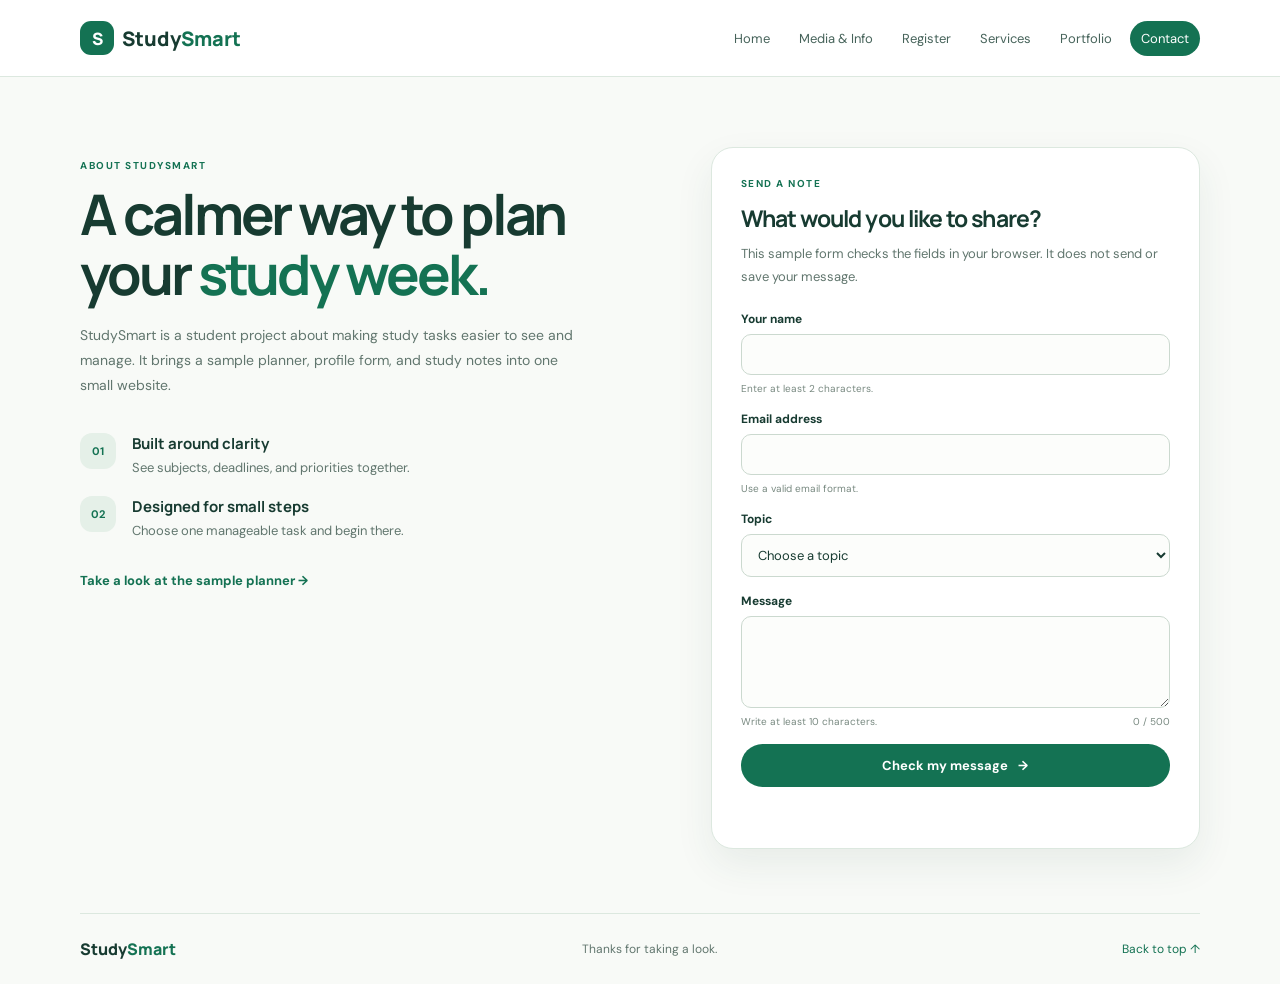
<file: contact.html>
<!doctype html>
<html lang="en">
<head>
  <meta charset="utf-8">
  <meta name="viewport" content="width=device-width, initial-scale=1">
  <meta name="description" content="Contact the StudySmart project and share a study planning question.">
  <title>Contact | StudySmart</title>
  <link rel="preconnect" href="https://fonts.googleapis.com">
  <link rel="preconnect" href="https://fonts.gstatic.com" crossorigin>
  <link href="https://fonts.googleapis.com/css2?family=DM+Sans:wght@400;500;600;700&family=Manrope:wght@500;600;700;800&display=swap" rel="stylesheet">
  <link href="css/contact.css" rel="stylesheet">
  <script src="js/contact.js" defer></script>
</head>
<body>
  <header class="site-header">
    <nav class="site-nav" aria-label="Main navigation">
      <a class="brand" href="index.html"><span class="brand-mark">S</span> Study<span>Smart</span></a>
      <div class="nav-links">
        <a href="index.html">Home</a><a href="media.html">Media &amp; Info</a><a href="register.html">Register</a>
        <a href="services.html">Services</a><a href="portfolio.html">Portfolio</a><a class="current" href="contact.html" aria-current="page">Contact</a>
      </div>
    </nav>
  </header>

  <main class="page-shell">
    <section class="contact-layout" aria-labelledby="page-title">
      <div class="about-panel">
        <p class="eyebrow">ABOUT STUDYSMART</p>
        <h1 id="page-title">A calmer way to plan your <span>study week.</span></h1>
        <p class="about-copy">StudySmart is a student project about making study tasks easier to see and manage. It brings a sample planner, profile form, and study notes into one small website.</p>
        <div class="about-details">
          <article><span class="detail-number">01</span><div><h2>Built around clarity</h2><p>See subjects, deadlines, and priorities together.</p></div></article>
          <article><span class="detail-number">02</span><div><h2>Designed for small steps</h2><p>Choose one manageable task and begin there.</p></div></article>
        </div>
        <a class="planner-link" href="media.html">Take a look at the sample planner <span aria-hidden="true">→</span></a>
      </div>

      <section class="form-panel" aria-labelledby="form-title">
        <p class="eyebrow">SEND A NOTE</p>
        <h2 id="form-title">What would you like to share?</h2>
        <p class="form-intro">This sample form checks the fields in your browser. It does not send or save your message.</p>
        <form id="contact-form" novalidate>
          <div class="field-group">
            <label for="contact-name">Your name</label>
            <input id="contact-name" name="name" type="text" autocomplete="name" minlength="2" maxlength="70" required aria-describedby="name-hint">
            <small id="name-hint" class="field-hint">Enter at least 2 characters.</small>
          </div>
          <div class="field-group">
            <label for="contact-email">Email address</label>
            <input id="contact-email" name="email" type="email" autocomplete="email" required aria-describedby="email-hint">
            <small id="email-hint" class="field-hint">Use a valid email format.</small>
          </div>
          <div class="field-group">
            <label for="contact-topic">Topic</label>
            <select id="contact-topic" name="topic" required>
              <option value="">Choose a topic</option><option value="planning">Study planning</option><option value="project">Project feedback</option><option value="other">Something else</option>
            </select>
          </div>
          <div class="field-group">
            <label for="contact-message">Message</label>
            <textarea id="contact-message" name="message" rows="4" minlength="10" maxlength="500" required aria-describedby="message-count message-hint"></textarea>
            <div class="message-meta"><small id="message-hint" class="field-hint">Write at least 10 characters.</small><small id="message-count">0 / 500</small></div>
          </div>
          <button class="submit-button" type="submit">Check my message <span aria-hidden="true">→</span></button>
          <p id="form-status" class="form-status" role="status" aria-live="polite"></p>
        </form>
      </section>
    </section>
    <footer class="site-footer"><a class="brand" href="index.html">Study<span>Smart</span></a><span>Thanks for taking a look.</span><a href="#page-title">Back to top ↑</a></footer>
  </main>
</body>
</html>
</file>
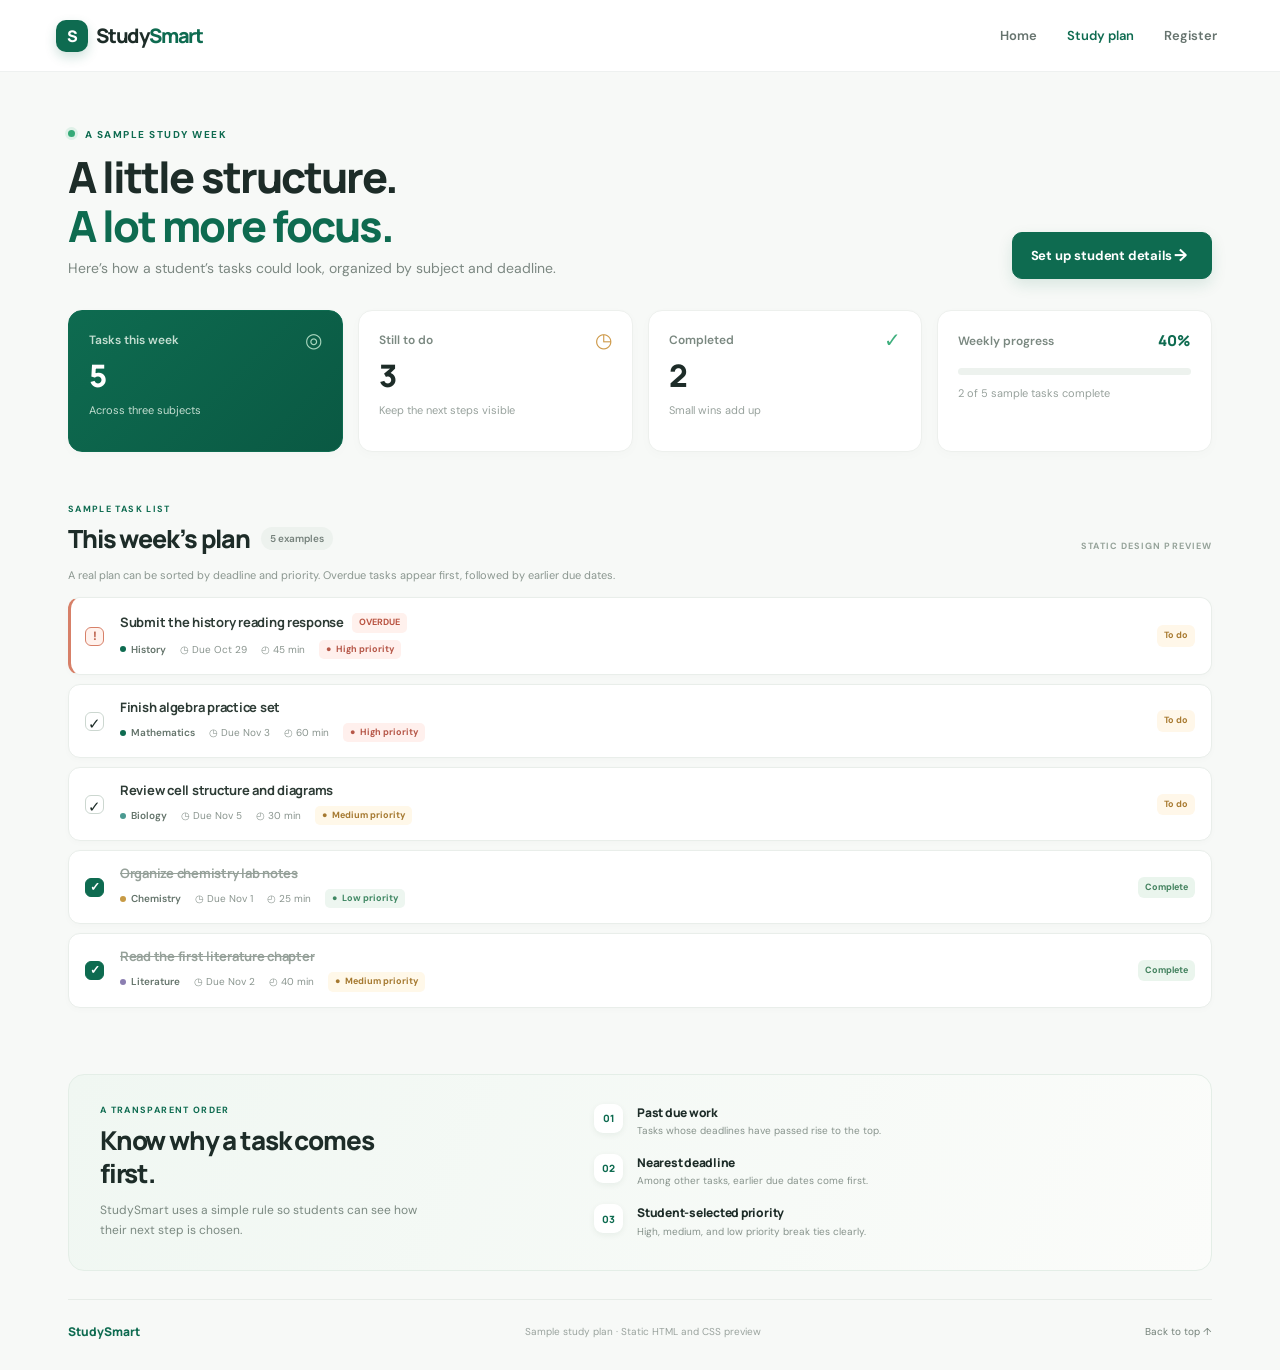
<file: planner.html>
<!doctype html>
<html lang="en">
<head>
  <meta charset="utf-8">
  <meta name="viewport" content="width=device-width, initial-scale=1">
  <meta name="theme-color" content="#0e6b50">
  <meta name="description" content="A sample StudySmart plan showing study tasks, due dates, and priorities.">
  <title>Study Plan — StudySmart</title>
  <link rel="preconnect" href="https://fonts.googleapis.com">
  <link rel="preconnect" href="https://fonts.gstatic.com" crossorigin>
  <link href="https://fonts.googleapis.com/css2?family=DM+Sans:wght@400;500;600;700&family=Manrope:wght@500;600;700;800&display=swap" rel="stylesheet">
  <link href="https://cdn.jsdelivr.net/npm/bootstrap@5.3.3/dist/css/bootstrap.min.css" rel="stylesheet">
  <link href="css/planner.css" rel="stylesheet">
</head>
<body>
  <nav class="navbar navbar-expand-lg app-nav">
    <div class="container-xxl">
      <a class="navbar-brand d-flex align-items-center gap-2" href="index.html" aria-label="StudySmart home"><span class="brand-mark" aria-hidden="true">S</span><span>Study<span class="brand-light">Smart</span></span></a>
      <div class="navbar-collapse show"><div class="navbar-nav ms-auto align-items-lg-center gap-lg-3">
        <a class="nav-link" href="index.html">Home</a><a class="nav-link active" href="planner.html" aria-current="page">Study plan</a><a class="nav-link" href="register.html">Register</a>
      </div></div>
    </div>
  </nav>

  <main class="container-xxl app-shell" id="top">
    <section class="welcome-row" aria-labelledby="welcome-title">
      <div><div class="eyebrow"><span class="eyebrow-dot"></span> A SAMPLE STUDY WEEK</div><h1 id="welcome-title">A little structure.<br><span>A lot more focus.</span></h1><p class="welcome-copy">Here’s how a student’s tasks could look, organized by subject and deadline.</p></div>
      <a class="btn btn-emerald btn-add-large" href="register.html">Set up student details <span class="plus-icon">→</span></a>
    </section>

    <section class="summary-grid" aria-label="Example study progress">
      <article class="summary-card summary-card-green"><div class="summary-top"><span class="summary-label">Tasks this week</span><span class="summary-symbol">◎</span></div><div class="summary-value">5</div><div class="summary-foot">Across three subjects</div></article>
      <article class="summary-card"><div class="summary-top"><span class="summary-label">Still to do</span><span class="summary-symbol symbol-sand">◷</span></div><div class="summary-value">3</div><div class="summary-foot">Keep the next steps visible</div></article>
      <article class="summary-card"><div class="summary-top"><span class="summary-label">Completed</span><span class="summary-symbol symbol-mint">✓</span></div><div class="summary-value">2</div><div class="summary-foot">Small wins add up</div></article>
      <article class="summary-card progress-card"><div class="summary-top"><span class="summary-label">Weekly progress</span><span class="summary-percent">40%</span></div><div class="progress progress-custom" role="img" aria-label="Example progress: 40 percent"><div class="progress-bar progress-fill-40"></div></div><div class="summary-foot">2 of 5 sample tasks complete</div></article>
    </section>

    <section class="planner-section" aria-labelledby="tasks-heading">
      <div class="section-heading-row"><div><div class="eyebrow section-eyebrow">SAMPLE TASK LIST</div><h2 id="tasks-heading">This week’s plan <span class="task-count-pill">5 examples</span></h2></div><span class="sample-label">STATIC DESIGN PREVIEW</span></div>
      <p class="sample-explainer">A real plan can be sorted by deadline and priority. Overdue tasks appear first, followed by earlier due dates.</p>
      <div class="task-list">
        <article class="task-card is-overdue"><span class="task-check sample-done" aria-hidden="true">!</span><div class="task-main"><div class="task-title-row"><h3 class="task-title">Submit the history reading response</h3><span class="overdue-tag">OVERDUE</span></div><div class="task-meta"><span class="subject-tag"><span class="subject-dot"></span>History</span><span class="meta-item">◷ Due Oct 29</span><span class="meta-item">◴ 45 min</span><span class="priority-tag priority-high"><span aria-hidden="true">●</span>High priority</span></div></div><span class="task-status">To do</span></article>
        <article class="task-card"><span class="task-check" aria-hidden="true">✓</span><div class="task-main"><div class="task-title-row"><h3 class="task-title">Finish algebra practice set</h3></div><div class="task-meta"><span class="subject-tag"><span class="subject-dot"></span>Mathematics</span><span class="meta-item">◷ Due Nov 3</span><span class="meta-item">◴ 60 min</span><span class="priority-tag priority-high"><span aria-hidden="true">●</span>High priority</span></div></div><span class="task-status">To do</span></article>
        <article class="task-card"><span class="task-check" aria-hidden="true">✓</span><div class="task-main"><div class="task-title-row"><h3 class="task-title">Review cell structure and diagrams</h3></div><div class="task-meta"><span class="subject-tag"><span class="subject-dot subject-dot-teal"></span>Biology</span><span class="meta-item">◷ Due Nov 5</span><span class="meta-item">◴ 30 min</span><span class="priority-tag priority-medium"><span aria-hidden="true">●</span>Medium priority</span></div></div><span class="task-status">To do</span></article>
        <article class="task-card is-complete"><span class="task-check sample-completed" aria-hidden="true">✓</span><div class="task-main"><div class="task-title-row"><h3 class="task-title">Organize chemistry lab notes</h3></div><div class="task-meta"><span class="subject-tag"><span class="subject-dot subject-dot-gold"></span>Chemistry</span><span class="meta-item">◷ Due Nov 1</span><span class="meta-item">◴ 25 min</span><span class="priority-tag priority-low"><span aria-hidden="true">●</span>Low priority</span></div></div><span class="task-status status-complete">Complete</span></article>
        <article class="task-card is-complete"><span class="task-check sample-completed" aria-hidden="true">✓</span><div class="task-main"><div class="task-title-row"><h3 class="task-title">Read the first literature chapter</h3></div><div class="task-meta"><span class="subject-tag"><span class="subject-dot subject-dot-purple"></span>Literature</span><span class="meta-item">◷ Due Nov 2</span><span class="meta-item">◴ 40 min</span><span class="priority-tag priority-medium"><span aria-hidden="true">●</span>Medium priority</span></div></div><span class="task-status status-complete">Complete</span></article>
      </div>
    </section>

    <section class="how-section" id="how-it-works" aria-labelledby="how-heading"><div class="how-copy"><div class="eyebrow section-eyebrow">A TRANSPARENT ORDER</div><h2 id="how-heading">Know why a task comes first.</h2><p>StudySmart uses a simple rule so students can see how their next step is chosen.</p></div><div class="how-steps"><article class="how-step"><span class="step-number">01</span><div><h3>Past due work</h3><p>Tasks whose deadlines have passed rise to the top.</p></div></article><article class="how-step"><span class="step-number">02</span><div><h3>Nearest deadline</h3><p>Among other tasks, earlier due dates come first.</p></div></article><article class="how-step"><span class="step-number">03</span><div><h3>Student-selected priority</h3><p>High, medium, and low priority break ties clearly.</p></div></article></div></section>
    <footer class="app-footer"><a class="footer-brand" href="index.html">StudySmart</a><span>Sample study plan · Static HTML and CSS preview</span><a href="#top" class="back-top">Back to top ↑</a></footer>
  </main>
</body>
</html>
</file>
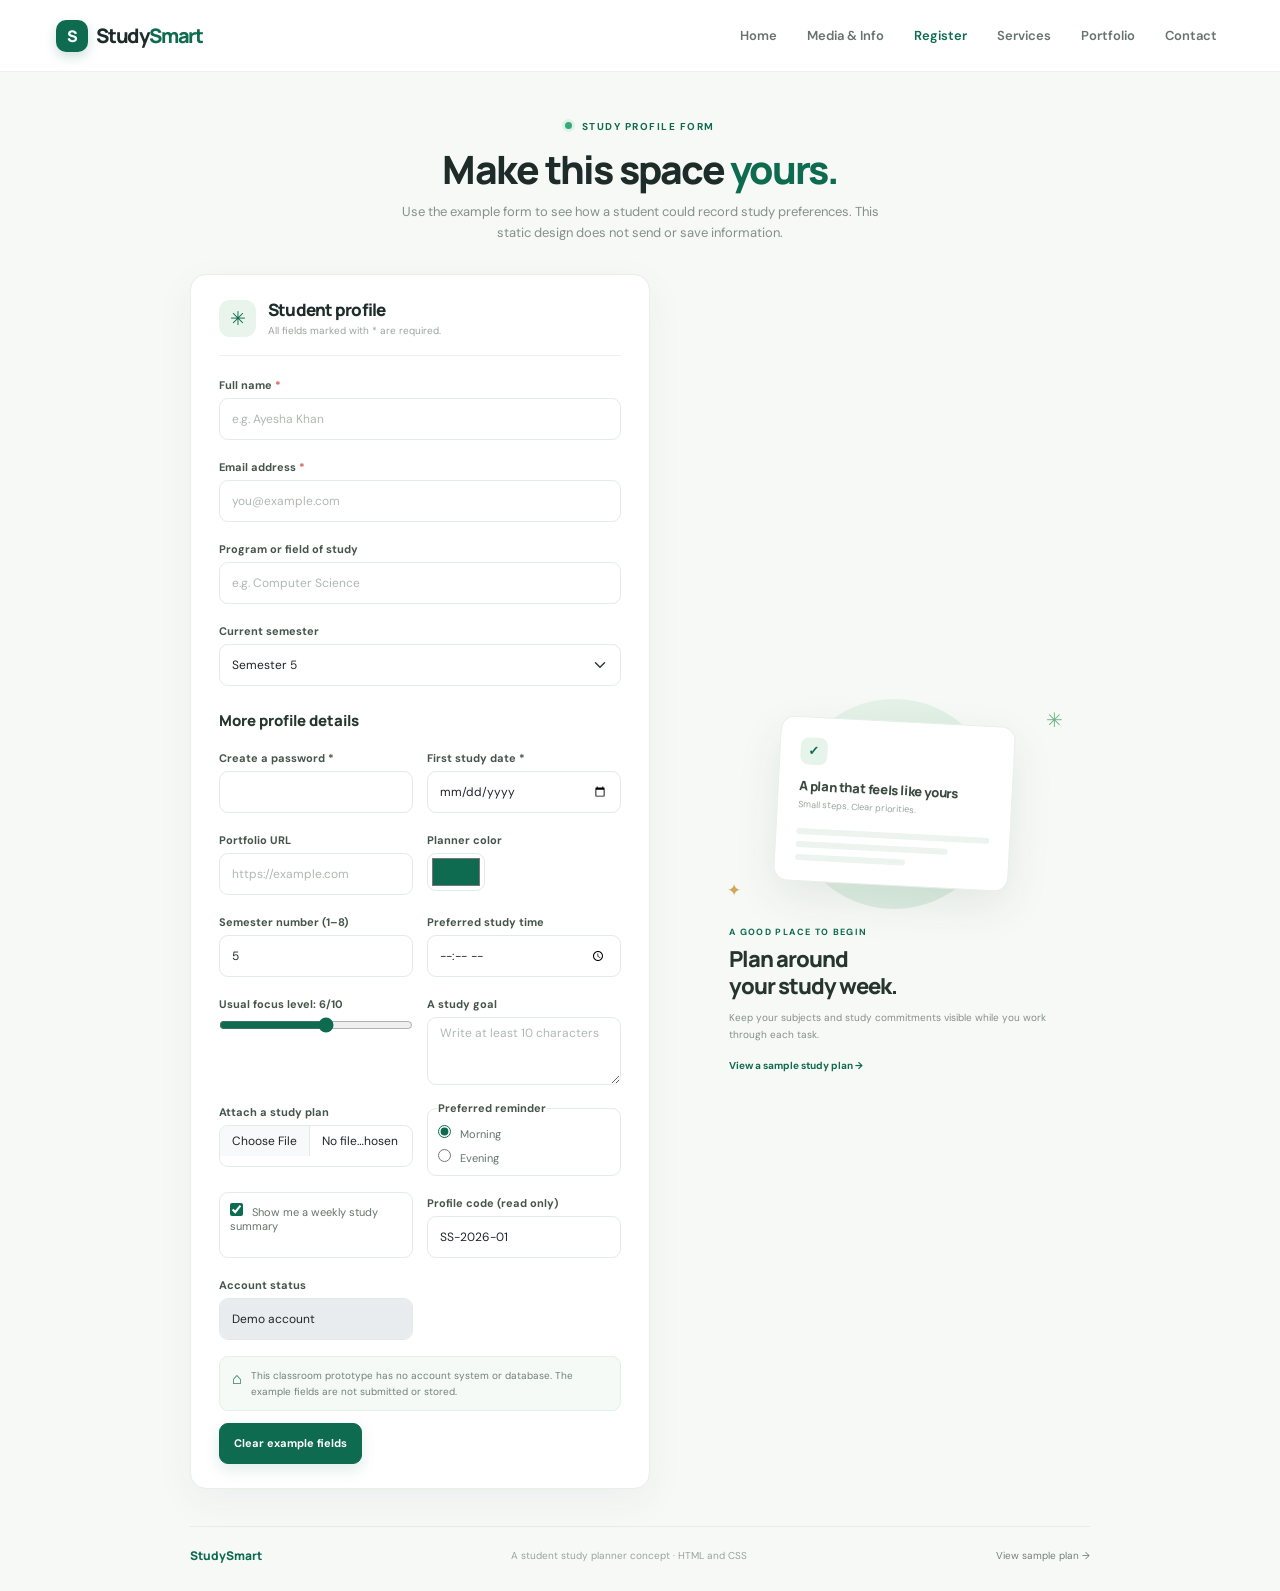
<file: register.html>
<!doctype html>
<html lang="en">
<head>
  <meta charset="utf-8">
  <meta name="viewport" content="width=device-width, initial-scale=1">
  <meta name="theme-color" content="#0e6b50">
  <meta name="description" content="Set up your local StudySmart student profile.">
  <title>Student Profile — StudySmart</title>
  <link rel="preconnect" href="https://fonts.googleapis.com">
  <link rel="preconnect" href="https://fonts.gstatic.com" crossorigin>
  <link href="https://fonts.googleapis.com/css2?family=DM+Sans:wght@400;500;600;700&family=Manrope:wght@500;600;700;800&display=swap" rel="stylesheet">
  <link href="https://cdn.jsdelivr.net/npm/bootstrap@5.3.3/dist/css/bootstrap.min.css" rel="stylesheet">
  <link href="css/register.css" rel="stylesheet">
  <script src="js/register.js" defer></script>
</head>
<body>
  <nav class="navbar navbar-expand-lg app-nav">
    <div class="container-xxl">
      <a class="navbar-brand d-flex align-items-center gap-2" href="index.html" aria-label="StudySmart home"><span class="brand-mark">S</span><span>Study<span class="brand-light">Smart</span></span></a>
      <div class="navbar-collapse show" id="mainNav"><div class="navbar-nav ms-auto align-items-lg-center gap-lg-3">
        <a class="nav-link" href="index.html">Home</a><a class="nav-link" href="media.html">Media &amp; Info</a><a class="nav-link active" href="register.html" aria-current="page">Register</a><a class="nav-link" href="services.html">Services</a><a class="nav-link" href="portfolio.html">Portfolio</a><a class="nav-link" href="contact.html">Contact</a>
      </div></div>
    </div>
  </nav>

  <main class="container-xxl register-shell">
    <div class="register-heading"><div class="eyebrow"><span class="eyebrow-dot"></span> STUDY PROFILE FORM</div><h1>Make this space <span>yours.</span></h1><p>Use the example form to see how a student could record study preferences. This static design does not send or save information.</p></div>
    <section class="register-layout" aria-label="Student profile setup">
      <div class="register-card">
        <div class="card-heading"><span class="form-icon">✳</span><div><h2 id="form-heading">Student profile</h2><p>All fields marked with * are required.</p></div></div>
        <form>
          <div class="mb-3"><label for="student-name" class="form-label">Full name <span>*</span></label><input class="form-control" id="student-name" name="name" maxlength="70" autocomplete="name" placeholder="e.g. Ayesha Khan" required><div class="invalid-feedback">Enter your name.</div></div>
          <div class="mb-3"><label for="student-email" class="form-label">Email address <span>*</span></label><input class="form-control" id="student-email" name="email" type="email" maxlength="120" autocomplete="email" placeholder="you@example.com" required><div class="invalid-feedback">Enter a valid email address.</div></div>
          <div class="mb-3"><label for="student-program" class="form-label">Program or field of study</label><input class="form-control" id="student-program" name="program" maxlength="80" placeholder="e.g. Computer Science"></div>
          <div class="mb-4"><label for="student-semester" class="form-label">Current semester</label><select class="form-select" id="student-semester" name="semester"><option value="">Choose a semester</option><option>Semester 1</option><option>Semester 2</option><option>Semester 3</option><option>Semester 4</option><option selected>Semester 5</option><option>Semester 6</option><option>Semester 7</option><option>Semester 8</option><option>Other</option></select></div>
          <h3 class="form-section-title">More profile details</h3>
          <div class="assignment-fields">
            <div class="mb-3"><label for="student-password" class="form-label">Create a password *</label><input class="form-control" id="student-password" name="password" type="password" minlength="8" maxlength="20" required autocomplete="new-password"><div class="invalid-feedback">Use 8 to 20 characters.</div></div>
            <div class="mb-3"><label for="study-date" class="form-label">First study date *</label><input class="form-control" id="study-date" name="study-date" type="date" required></div>
            <div class="mb-3"><label for="portfolio-url" class="form-label">Portfolio URL</label><input class="form-control" id="portfolio-url" name="portfolio-url" type="url" placeholder="https://example.com"></div>
            <div class="mb-3"><label for="theme-color" class="form-label">Planner color</label><input class="form-control color-control" id="theme-color" name="theme-color" type="color" value="#0e6b50"></div>
            <div class="mb-3"><label for="semester-number" class="form-label">Semester number (1–8)</label><input class="form-control" id="semester-number" name="semester-number" type="number" min="1" max="8" value="5"></div>
            <div class="mb-3"><label for="study-time" class="form-label">Preferred study time</label><input class="form-control" id="study-time" name="study-time" type="time"></div>
            <div class="mb-3 range-field"><label for="focus-level" class="form-label">Usual focus level: <output id="focus-value">6</output>/10</label><input id="focus-level" name="focus-level" type="range" min="1" max="10" value="6"></div>
            <div class="mb-3"><label for="study-goal" class="form-label">A study goal</label><textarea class="form-control" id="study-goal" name="study-goal" rows="3" minlength="10" maxlength="250" placeholder="Write at least 10 characters"></textarea></div>
            <div class="mb-3"><label for="study-file" class="form-label">Attach a study plan</label><input class="form-control" id="study-file" name="study-file" type="file" accept=".pdf,.doc,.docx"></div>
            <fieldset class="choice-field mb-3"><legend class="form-label">Preferred reminder</legend><label><input type="radio" name="reminder" value="morning" checked> Morning</label><label><input type="radio" name="reminder" value="evening"> Evening</label></fieldset>
            <div class="choice-field mb-3"><label><input type="checkbox" name="weekly-summary" checked> Show me a weekly study summary</label></div>
            <div class="mb-3"><label for="profile-code" class="form-label">Profile code (read only)</label><input class="form-control" id="profile-code" name="profile-code" value="SS-2026-01" readonly></div>
            <div class="mb-3"><label for="account-status" class="form-label">Account status</label><input class="form-control" id="account-status" value="Demo account" disabled></div>
          </div>
          <div class="storage-notice"><span aria-hidden="true">⌂</span><p>This classroom prototype has no account system or database. The example fields are not submitted or stored.</p></div>
          <div class="form-actions"><button class="btn btn-emerald" type="reset">Clear example fields</button></div>
        </form>
      </div>
      <aside class="profile-side">
        <div class="side-art" aria-hidden="true"><div class="side-circle"></div><div class="side-card"><span class="side-check">✓</span><b>A plan that feels like yours</b><small>Small steps. Clear priorities.</small><div class="side-lines"><i></i><i></i><i></i></div></div><span class="side-star star-a">✳</span><span class="side-star star-b">✦</span></div>
        <div class="side-copy"><div class="eyebrow">A GOOD PLACE TO BEGIN</div><h2>Plan around<br>your study week.</h2><p>Keep your subjects and study commitments visible while you work through each task.</p><a href="media.html">View a sample study plan <span>→</span></a></div>
      </aside>
    </section>
    <footer class="app-footer"><a class="footer-brand" href="index.html">StudySmart</a><span>A student study planner concept · HTML and CSS</span><a href="media.html">View sample plan →</a></footer>
  </main>
</body>
</html>
</file>
<file: css/contact.css>
:root { --ink: #173b31; --muted: #61766e; --green: #147253; --pale: #eef6f0; --line: #dce8df; }
* { box-sizing: border-box; }
body { margin: 0; background: #f8faf7; color: var(--ink); font-family: "DM Sans", sans-serif; }
a { color: inherit; }
.site-header { background: #fff; border-bottom: 1px solid var(--line); }
.site-nav { width: min(1120px, calc(100% - 40px)); min-height: 76px; margin: auto; display: flex; align-items: center; justify-content: space-between; gap: 24px; }
.brand { display: inline-flex; align-items: center; gap: 8px; color: var(--ink); font: 800 20px Manrope, sans-serif; text-decoration: none; white-space: nowrap; }
.brand > span:last-child { margin-left: -8px; color: var(--green); }
.brand-mark { display: grid; place-items: center; width: 34px; height: 34px; border-radius: 11px; background: var(--green); color: #fff; font-size: 17px; }
.nav-links { display: flex; flex-wrap: wrap; justify-content: flex-end; gap: 7px; }
.nav-links a { padding: 9px 11px; border-radius: 20px; color: #46635a; font-size: 13px; text-decoration: none; transition: background-color .2s ease, color .2s ease; }
.nav-links a:hover, .nav-links a:focus-visible { background: var(--pale); color: var(--green); }
.nav-links .current { background: var(--green); color: white; }
.page-shell { width: min(1120px, calc(100% - 40px)); margin: auto; }
.contact-layout { display: grid; grid-template-columns: minmax(0, 1.05fr) minmax(340px, .95fr); gap: clamp(35px, 7vw, 90px); align-items: start; padding: 70px 0 64px; }
.about-panel { padding: 12px 0; }
.eyebrow { margin: 0 0 12px; color: var(--green); font-size: 10px; font-weight: 700; letter-spacing: .15em; }
h1, h2 { font-family: Manrope, sans-serif; }
h1 { max-width: 540px; margin: 0 0 18px; font-size: clamp(38px, 5vw, 56px); letter-spacing: -.055em; line-height: 1.08; }
h1 span { color: var(--green); }
.about-copy, .form-intro { color: var(--muted); font-size: 14px; line-height: 1.8; }
.about-copy { max-width: 510px; }
.about-details { display: flex; flex-direction: column; gap: 18px; margin: 34px 0 27px; }
.about-details article { display: grid; grid-template-columns: 38px 1fr; gap: 14px; align-items: start; }
.detail-number { display: grid; place-items: center; width: 36px; height: 36px; border-radius: 12px; background: #e5f0e8; color: var(--green); font-size: 11px; font-weight: 700; }
.about-details h2 { margin: 0 0 4px; font-size: 15px; }
.about-details p { margin: 0; color: var(--muted); font-size: 13px; line-height: 1.6; }
.planner-link { color: var(--green); font-size: 13px; font-weight: 700; text-decoration: none; }
.form-panel { padding: 29px; border: 1px solid var(--line); border-radius: 22px; background: #fff; box-shadow: 0 16px 38px rgba(34,78,58,.08); }
.form-panel h2 { margin: 0 0 8px; font-size: 23px; letter-spacing: -.04em; }
.form-intro { margin: 0 0 22px; font-size: 13px; }
.field-group { display: flex; flex-direction: column; gap: 7px; margin-bottom: 16px; }
.field-group label { font-size: 12px; font-weight: 700; }
.field-group input, .field-group select, .field-group textarea { width: 100%; padding: 11px 12px; border: 1px solid #cbd9cf; border-radius: 10px; outline: none; background: #fcfdfb; color: var(--ink); font: inherit; font-size: 13px; transition: border-color .18s ease, box-shadow .18s ease; }
.field-group textarea { resize: vertical; }
.field-group input:focus, .field-group select:focus, .field-group textarea:focus { border-color: var(--green); box-shadow: 0 0 0 3px rgba(20,114,83,.12); }
.field-group input:valid:not(:placeholder-shown), .field-group textarea:valid:not(:placeholder-shown) { border-color: #70a687; }
.field-group input[aria-invalid="true"], .field-group select[aria-invalid="true"], .field-group textarea[aria-invalid="true"] { border-color: #ba5656; }
.field-hint, #message-count { color: #788980; font-size: 10px; }
.message-meta { display: flex; justify-content: space-between; gap: 10px; }
.submit-button { display: flex; justify-content: center; align-items: center; gap: 10px; width: 100%; margin-top: 5px; padding: 13px 18px; border: 0; border-radius: 28px; background: var(--green); color: #fff; font: 700 13px "DM Sans", sans-serif; cursor: pointer; transition: background-color .2s ease, transform .2s ease; }
.submit-button:hover, .submit-button:focus-visible { background: #0f5e44; transform: translateY(-2px); }
.form-status { min-height: 20px; margin: 12px 0 0; color: var(--green); font-size: 12px; text-align: center; }
.form-status.is-error { color: #a13f3f; }
.site-footer { display: flex; justify-content: space-between; align-items: center; gap: 15px; padding: 24px 0; border-top: 1px solid var(--line); color: var(--muted); font-size: 12px; }
.site-footer .brand { font-size: 16px; }
.site-footer > a:last-child { color: var(--green); text-decoration: none; }
@media (max-width: 820px) { .site-nav { padding: 15px 0; align-items: flex-start; flex-direction: column; } .nav-links { justify-content: flex-start; } .contact-layout { grid-template-columns: 1fr; gap: 30px; padding-top: 45px; } .about-panel { max-width: 650px; } }
@media (max-width: 520px) { .page-shell, .site-nav { width: min(100% - 28px, 1120px); } .nav-links a { padding: 8px; } .form-panel { padding: 22px; } .site-footer { align-items: flex-start; flex-direction: column; } }
</file>
<file: css/planner.css>
:root {
  --emerald: #0e6b50;
  --emerald-dark: #084b3a;
  --emerald-deep: #073b30;
  --emerald-soft: #e8f4ee;
  --emerald-pale: #f2f8f4;
  --ink: #1d2c28;
  --muted: #76837e;
  --line: #e8eeea;
  --surface: #fff;
  --canvas: #f7f9f7;
  --amber: #b47722;
  --rose: #c35653;
  --shadow-soft: 0 12px 40px rgba(20, 54, 40, .055);
}

* { box-sizing: border-box; }
html { scroll-behavior: smooth; scroll-padding-top: 90px; }
body { margin: 0; background: var(--canvas); color: var(--ink); font-family: "DM Sans", sans-serif; font-size: 15px; -webkit-font-smoothing: antialiased; }
h1, h2, h3, .navbar-brand { font-family: Manrope, "DM Sans", sans-serif; letter-spacing: -.045em; }
.container-xxl { max-width: 1192px; }
.app-nav { background: rgba(255,255,255,.94); border-bottom: 1px solid rgba(20,66,48,.07); min-height: 72px; position: sticky; top: 0; z-index: 1020; backdrop-filter: blur(14px); }
.navbar-brand { color: var(--ink); font-size: 20px; font-weight: 800; letter-spacing: -.06em; }
.navbar-brand:hover { color: var(--ink); }
.brand-mark { display: grid; width: 32px; height: 32px; place-items: center; border-radius: 10px; background: var(--emerald); color: #fff; font: 800 16px Manrope, sans-serif; letter-spacing: -.06em; box-shadow: 0 5px 12px #0e6b5033; }
.brand-light { color: var(--emerald); }
.app-nav .nav-link { color: #66736e; font-size: 13px; font-weight: 600; padding: 10px 7px !important; }
.app-nav .nav-link:hover, .app-nav .nav-link.active { color: var(--emerald); }
.btn { font-family: "DM Sans", sans-serif; font-weight: 700; border-radius: 10px; letter-spacing: -.015em; transition: transform .18s ease, box-shadow .18s ease, background .18s ease; }
.btn:hover { transform: translateY(-1px); }
.btn-emerald { color: #fff; background: var(--emerald); border: 1px solid var(--emerald); box-shadow: 0 6px 15px rgba(14,107,80,.13); }
.btn-emerald:hover, .btn-emerald:focus { color: #fff; background: var(--emerald-dark); border-color: var(--emerald-dark); box-shadow: 0 8px 18px rgba(14,107,80,.19); }
.btn-outline-emerald { background: white; color: var(--emerald); border: 1px solid #c9ddd2; }
.btn-outline-emerald:hover { color: var(--emerald-dark); background: var(--emerald-pale); border-color: #a7c7b5; }
.nav-add { font-size: 12px; padding: 9px 13px; margin-left: 2px; }
.app-shell { padding: 0 24px; }
.welcome-row { display: flex; align-items: end; justify-content: space-between; gap: 24px; padding: 55px 0 31px; }
.eyebrow { color: var(--emerald); font-size: 10px; font-weight: 700; letter-spacing: .15em; }
.eyebrow-dot { width: 7px; height: 7px; display: inline-block; margin: 0 6px 1px 0; border-radius: 50%; background: #35aa77; box-shadow: 0 0 0 3px #dff1e8; }
.welcome-row h1 { margin: 11px 0 8px; font-size: clamp(30px, 4.2vw, 43px); line-height: 1.13; font-weight: 800; }
.welcome-row h1 span { color: var(--emerald); }
.welcome-copy { margin: 0; color: #7c8882; font-size: 14px; }
.btn-add-large { flex: 0 0 auto; padding: 13px 18px; font-size: 13px; }
.plus-icon { margin-right: 6px; font-size: 17px; line-height: 0; vertical-align: -1px; }
.summary-grid { display: grid; grid-template-columns: repeat(4, minmax(0, 1fr)); gap: 15px; }
.summary-card { position: relative; min-height: 142px; padding: 19px 20px 16px; overflow: hidden; border: 1px solid #edf0ed; border-radius: 14px; background: var(--surface); box-shadow: 0 3px 12px rgba(33,60,47,.018); }
.summary-card-green { color: white; border-color: var(--emerald); background: linear-gradient(135deg, #0e6b50, #0a5943); }
.summary-top { display: flex; align-items: center; justify-content: space-between; }
.summary-label { color: #7a8880; font-size: 12px; font-weight: 600; }
.summary-card-green .summary-label, .summary-card-green .summary-foot { color: #c4ded1; }
.summary-symbol { color: #8abfa5; font-size: 20px; line-height: 1; }
.summary-card-green .summary-symbol { color: #a7d5bd; }
.symbol-sand { color: #ce9a4a; }.symbol-mint { color: #3eaf7d; }
.summary-value { margin-top: 10px; font: 800 31px/1 Manrope, sans-serif; letter-spacing: -.06em; }
.summary-foot { margin-top: 11px; color: #98a29d; font-size: 11px; }
.summary-percent { color: var(--emerald); font: 800 15px Manrope, sans-serif; }
.progress-custom { height: 7px; margin-top: 17px; background: #edf2ee; border-radius: 20px; }
.progress-custom .progress-bar { width: 0; border-radius: inherit; background: linear-gradient(90deg, #0e6b50, #65bb8b); transition: width .35s ease; }
.progress-card .summary-foot { margin-top: 10px; }
.planner-section { margin-top: 51px; }
.section-heading-row { display: flex; justify-content: space-between; align-items: end; gap: 16px; }
.section-eyebrow { margin-bottom: 7px; font-size: 9px; }
.section-heading-row h2, .how-copy h2 { display: flex; align-items: center; gap: 11px; margin: 0; font-size: 25px; font-weight: 800; }
.task-count-pill { display: inline-block; padding: 5px 9px; border-radius: 20px; background: #edf2ee; color: #75817b; font: 600 10px "DM Sans", sans-serif; letter-spacing: 0; }
.btn-add-secondary { padding: 9px 13px; font-size: 12px; }
.filter-panel { display: grid; grid-template-columns: minmax(190px, 1.4fr) repeat(3, minmax(145px, .7fr)); gap: 9px; margin-top: 22px; padding: 11px; border: 1px solid #ebefeb; border-radius: 13px; background: white; }
.search-wrap { display: flex; align-items: center; gap: 8px; min-width: 0; padding: 0 10px; border: 1px solid #edf0ed; border-radius: 9px; background: #fcfdfc; }
.search-icon { color: #84918a; font-size: 23px; line-height: 1; transform: rotate(-20deg); }
.search-wrap .form-control { border: 0; padding-left: 0; background: transparent; font-size: 12px; box-shadow: none !important; }
.search-wrap .form-control::placeholder { color: #a2aaa5; }
.form-select { min-height: 39px; border-color: #edf0ed; border-radius: 9px; color: #58665f; font-size: 11px; font-weight: 600; }
.form-select:focus, .form-control:focus { border-color: #76ae91; box-shadow: 0 0 0 .18rem rgba(14,107,80,.10); }
.filter-note { display: flex; align-items: center; gap: 7px; margin: 12px 1px 13px; color: #929c96; font-size: 11px; }
.note-spark { color: #c7984c; font-size: 14px; }
.task-list { display: grid; gap: 9px; }
.task-card { display: grid; grid-template-columns: 23px minmax(0, 1fr) auto; gap: 12px; align-items: center; padding: 15px 16px; border: 1px solid #e9eeea; border-radius: 12px; background: white; box-shadow: 0 2px 7px rgba(27,55,39,.018); transition: border-color .18s ease, transform .18s ease, box-shadow .18s ease; }
.task-card:hover { transform: translateY(-1px); border-color: #d1e3d8; box-shadow: var(--shadow-soft); }
.task-card.is-overdue { border-left: 3px solid #d78068; padding-left: 14px; }
.task-check { appearance: none; display: grid; place-items: center; width: 19px; height: 19px; margin: 0; border: 1.5px solid #ccd7d0; border-radius: 6px; background: white; cursor: pointer; transition: all .16s ease; }
.task-check:checked { border-color: var(--emerald); background: var(--emerald); }
.task-check:checked::after { content: "✓"; color: white; font: 700 12px "DM Sans", sans-serif; }
.task-check:focus-visible, .action-btn:focus-visible, .priority-choice input:focus-visible + span { outline: 3px solid #b5ddc8; outline-offset: 2px; }
.task-main { min-width: 0; }
.task-title-row { display: flex; flex-wrap: wrap; align-items: center; gap: 8px; }
.task-title { margin: 0; overflow-wrap: anywhere; color: #2d3b35; font-size: 13px; font-weight: 700; letter-spacing: -.02em; }
.is-complete .task-title { color: #96a19a; text-decoration: line-through; }
.overdue-tag { padding: 3px 7px; border-radius: 5px; background: #fff1ed; color: #b95442; font-size: 9px; font-weight: 700; }
.task-meta { display: flex; flex-wrap: wrap; align-items: center; gap: 8px 14px; margin-top: 7px; color: #89948e; font-size: 10px; }
.subject-tag { display: inline-flex; align-items: center; gap: 5px; color: #63736a; font-weight: 600; }
.subject-dot { width: 6px; height: 6px; border-radius: 50%; background: var(--emerald); }
.meta-item { display: inline-flex; align-items: center; gap: 4px; }
.priority-tag { display: inline-flex; align-items: center; gap: 5px; padding: 3px 7px; border-radius: 5px; background: #f5f6f5; color: #68736d; font-size: 9px; font-weight: 700; }
.priority-tag.priority-high { background: #fff0ed; color: #b65748; }.priority-tag.priority-medium { background: #fff8e9; color: #a57930; }.priority-tag.priority-low { background: #edf6f0; color: #3f8763; }
.task-actions { display: flex; align-items: center; gap: 4px; }
.action-btn { display: grid; width: 31px; height: 31px; place-items: center; border: 0; border-radius: 8px; background: transparent; color: #85918b; font-size: 15px; cursor: pointer; }
.action-btn:hover { background: #eff6f1; color: var(--emerald); }.action-btn.delete-btn:hover { background: #fff1ef; color: #b95442; }
.empty-state { display: none; min-height: 260px; flex-direction: column; align-items: center; justify-content: center; padding: 31px 18px; border: 1px dashed #dce7df; border-radius: 13px; background: rgba(255,255,255,.68); text-align: center; }
.empty-state.visible { display: flex; }
.empty-illustration { position: relative; display: grid; width: 52px; height: 52px; place-items: center; margin-bottom: 13px; border-radius: 17px; background: #e7f4ec; color: var(--emerald); font-size: 22px; transform: rotate(-6deg); }
.empty-illustration i, .empty-illustration b { position: absolute; width: 10px; height: 10px; border: 2px solid #9dcbb0; border-radius: 50%; background: white; }.empty-illustration i { top: -5px; right: -7px; }.empty-illustration b { bottom: 0; left: -8px; width: 7px; height: 7px; background: #d6eedd; }
.empty-state h3 { margin: 0 0 6px; font-size: 17px; font-weight: 800; }.empty-state p { max-width: 340px; margin: 0 0 17px; color: #89958e; font-size: 12px; line-height: 1.6; }.empty-state .btn { font-size: 11px; padding: 9px 13px; }
.how-section { display: grid; grid-template-columns: .86fr 1.14fr; gap: 52px; margin-top: 66px; padding: 29px 31px; border: 1px solid #e4eee7; border-radius: 16px; background: linear-gradient(112deg, #f0f7f2, #fbfcfa); }
.how-copy h2 { max-width: 300px; display: block; font-size: 26px; line-height: 1.25; }.how-copy p { max-width: 335px; margin: 11px 0 0; color: #7b8981; font-size: 12px; line-height: 1.7; }
.how-steps { display: grid; gap: 14px; }.how-step { display: grid; grid-template-columns: 31px 1fr; gap: 12px; align-items: start; }.step-number { display: grid; width: 29px; height: 29px; place-items: center; border-radius: 9px; background: #fff; color: var(--emerald); font: 800 10px Manrope, sans-serif; box-shadow: 0 2px 6px #123d2410; }.how-step h3 { margin: 2px 0 3px; font-size: 12px; font-weight: 800; letter-spacing: -.02em; }.how-step p { margin: 0; color: #87938c; font-size: 10px; line-height: 1.6; }
.app-footer { display: flex; align-items: center; justify-content: space-between; gap: 16px; padding: 23px 0 30px; margin-top: 28px; border-top: 1px solid #e7ece8; color: #9aa39e; font-size: 10px; }.footer-brand { color: var(--emerald); font: 800 12px Manrope, sans-serif; text-decoration: none; }.back-top { color: #738078; text-decoration: none; }.back-top:hover { color: var(--emerald); }
.task-modal-content { overflow: hidden; border: 1px solid #e7eee9; border-radius: 16px; box-shadow: 0 20px 70px rgba(14,50,32,.18); }.task-modal-content .modal-header { align-items: flex-start; padding: 23px 24px 17px; border-bottom-color: #edf1ee; }.modal-title { color: var(--ink); font-size: 22px; font-weight: 800; }.task-modal-content .modal-body { padding: 20px 24px; }.task-modal-content .modal-footer { padding: 14px 24px 20px; border-top-color: #edf1ee; }.form-label { color: #45534b; font-size: 11px; font-weight: 700; }.task-modal-content .form-control { min-height: 42px; border-color: #e5ebe7; border-radius: 9px; font-size: 12px; }.priority-fieldset { border: 0; padding: 0; margin-bottom: 0; }.priority-fieldset legend { float: none; width: auto; margin-bottom: 9px; }.priority-options { display: flex; gap: 8px; }.priority-choice { display: flex; flex: 1; align-items: center; justify-content: center; gap: 7px; padding: 10px 8px; border: 1px solid #e8ede9; border-radius: 9px; color: #5d6a62; font-size: 11px; font-weight: 600; cursor: pointer; }.priority-choice:has(input:checked) { border-color: #a6cbb4; background: #f1f8f3; color: var(--emerald); }.priority-choice input { position: absolute; width: 1px; height: 1px; opacity: 0; }.priority-dot { width: 7px; height: 7px; border-radius: 50%; }.low-dot { background: #6eb587; }.medium-dot { background: #d9a44d; }.high-dot { background: #d97261; }.form-error { min-height: 0; margin-top: 5px; color: #b74d40; font-size: 11px; }.form-error:not(:empty) { margin-top: 12px; }.btn-light-quiet { background: #f2f5f3; color: #647169; font-size: 12px; }.btn-light-quiet:hover { background: #e8eeea; color: #44534a; }
.app-toast { border: 1px solid #dcebe1; border-radius: 10px; background: white; box-shadow: 0 10px 30px #133b241c; }.app-toast .toast-body { display: flex; align-items: center; gap: 9px; color: #40534a; font-size: 12px; font-weight: 600; }.toast-mark { display: grid; width: 21px; height: 21px; place-items: center; border-radius: 50%; background: #e6f3e9; color: var(--emerald); font-size: 12px; }

@media (max-width: 900px) {
  .summary-grid { grid-template-columns: repeat(2, minmax(0, 1fr)); }
  .filter-panel { grid-template-columns: minmax(180px, 1fr) repeat(2, minmax(130px, .7fr)); }
  .sort-wrap { grid-column: 2 / 4; }
  .how-section { gap: 28px; }
}
@media (max-width: 600px) {
  .app-shell { padding: 0 17px; }
  .welcome-row { align-items: flex-start; flex-direction: column; padding: 39px 0 23px; gap: 17px; }
  .welcome-row h1 { font-size: 32px; }
  .btn-add-large { padding: 11px 14px; }
  .summary-grid { gap: 9px; }.summary-card { min-height: 127px; padding: 15px 14px 13px; border-radius: 12px; }.summary-label { font-size: 10px; }.summary-value { font-size: 28px; }.summary-foot { font-size: 9px; }.summary-symbol { font-size: 17px; }
  .planner-section { margin-top: 39px; }.section-heading-row h2 { font-size: 22px; gap: 7px; }.task-count-pill { font-size: 9px; padding: 4px 7px; }.btn-add-secondary { padding: 8px 9px; font-size: 10px; }
  .filter-panel { grid-template-columns: 1fr 1fr; gap: 7px; padding: 8px; }.search-wrap { grid-column: 1 / -1; min-height: 39px; }.sort-wrap { grid-column: auto; }.filter-note { font-size: 10px; line-height: 1.4; }
  .task-card { grid-template-columns: 21px minmax(0,1fr) auto; gap: 8px; padding: 13px 10px; }.task-card.is-overdue { padding-left: 8px; }.task-actions { flex-direction: column; }.action-btn { width: 27px; height: 25px; }.task-meta { gap: 7px 10px; font-size: 9px; }.task-title { font-size: 12px; }
  .how-section { grid-template-columns: 1fr; gap: 23px; margin-top: 45px; padding: 23px 20px; }.how-copy h2 { max-width: none; font-size: 23px; }.app-footer { flex-wrap: wrap; row-gap: 8px; }.app-footer > span { order: 3; width: 100%; }
}
@media (prefers-reduced-motion: reduce) { *, *::before, *::after { scroll-behavior: auto !important; transition-duration: .01ms !important; animation-duration: .01ms !important; } }
.app-nav .navbar-collapse { display:flex; flex-basis:auto; flex-grow:1; align-items:center; }
.app-nav .navbar-nav { display:flex; flex-direction:row; align-items:center; gap:18px; }
.sample-done { border:1.5px solid #d78068; background:#fff2ed; color:#bd624d; font:700 12px "DM Sans",sans-serif; }
.sample-completed { border-color:var(--emerald); background:var(--emerald); color:#fff; font:700 12px "DM Sans",sans-serif; }
.sample-label { color:#96a39a; font-size:9px; font-weight:700; letter-spacing:.12em; }
.sample-explainer { margin:13px 0 14px; color:#8b9790; font-size:11px; }
.task-status { padding:4px 7px; border-radius:6px; background:#fff7e9; color:#a87a30; font-size:9px; font-weight:700; }
.task-status.status-complete { background:#eaf5ed; color:#44825f; }
.subject-dot-teal { background:#4b9a91; }
.subject-dot-gold { background:#c79a45; }
.subject-dot-purple { background:#8b7eb1; }
.progress-fill-40 { width:40%; }
@media (max-width:600px) { .app-nav .navbar-collapse { flex-basis:100%; } .app-nav .navbar-nav { flex-wrap:wrap; justify-content:flex-end; gap:6px 12px; padding:8px 0; } }
</file>
<file: css/register.css>
:root { --emerald:#0e6b50; --emerald-dark:#084b3a; --ink:#1d2c28; --muted:#7b8982; --line:#e8eeea; --canvas:#f7f9f7; }
* { box-sizing:border-box; }
body { margin:0; background:var(--canvas); color:var(--ink); font:15px "DM Sans",sans-serif; -webkit-font-smoothing:antialiased; }
h1,h2,.navbar-brand { font-family:Manrope,"DM Sans",sans-serif; letter-spacing:-.045em; }
.container-xxl { max-width:1192px; }.app-nav { position:sticky; top:0; z-index:10; min-height:72px; background:rgba(255,255,255,.95); border-bottom:1px solid #15423012; backdrop-filter:blur(14px); }
.navbar-brand { color:var(--ink); font-size:20px; font-weight:800; letter-spacing:-.06em; }.navbar-brand:hover { color:var(--ink); }.brand-mark { display:grid; width:32px; height:32px; place-items:center; border-radius:10px; background:var(--emerald); color:white; font:800 16px Manrope,sans-serif; box-shadow:0 5px 12px #0e6b5033; }.brand-light { color:var(--emerald); }.app-nav .nav-link { padding:10px 7px!important; color:#66736e; font-size:13px; font-weight:600; }.app-nav .nav-link:hover,.app-nav .nav-link.active { color:var(--emerald); }
.register-shell { padding:0 24px; }.register-heading { max-width:620px; margin:48px auto 30px; text-align:center; }.eyebrow { color:var(--emerald); font-size:10px; font-weight:700; letter-spacing:.15em; }.eyebrow-dot { display:inline-block; width:7px; height:7px; margin:0 6px 1px 0; border-radius:50%; background:#35aa77; box-shadow:0 0 0 3px #dff1e8; }.register-heading h1 { margin:13px 0 8px; font-size:39px; font-weight:800; }.register-heading h1 span { color:var(--emerald); }.register-heading>p { margin:0 auto; max-width:500px; color:#849089; font-size:13px; line-height:1.65; }
.register-layout { display:grid; grid-template-columns:minmax(0,1.08fr) minmax(300px,.92fr); gap:48px; align-items:center; max-width:900px; margin:0 auto; }.register-card { padding:25px 28px 24px; border:1px solid #e8eeea; border-radius:16px; background:white; box-shadow:0 12px 40px #1436280d; }.card-heading { display:flex; align-items:center; gap:12px; padding-bottom:18px; margin-bottom:18px; border-bottom:1px solid #edf1ee; }.form-icon { display:grid; width:37px; height:37px; place-items:center; border-radius:11px; background:#e8f4ec; color:var(--emerald); font-size:19px; }.card-heading h2 { margin:0 0 4px; font-size:17px; font-weight:800; }.card-heading p { margin:0; color:#9aa49e; font-size:10px; }.form-label { margin-bottom:6px; color:#46554c; font-size:11px; font-weight:700; }.form-label span { color:#cc6555; }.form-control,.form-select { min-height:42px; border-color:#e4ebe6; border-radius:9px; font-size:12px; }.form-control::placeholder { color:#b0b8b3; }.form-control:focus,.form-select:focus { border-color:#76ae91; box-shadow:0 0 0 .18rem #0e6b501a; }.storage-notice { display:flex; align-items:flex-start; gap:9px; padding:11px 12px; border:1px solid #e4efe7; border-radius:9px; background:#f5faf6; color:var(--emerald); }.storage-notice>span { font-size:16px; }.storage-notice p { margin:0; color:#728279; font-size:10px; line-height:1.55; }.form-feedback { min-height:0; padding-top:0; color:var(--emerald); font-size:11px; font-weight:600; }.form-feedback:not(:empty) { padding-top:10px; }.form-feedback.error { color:#b84c40; }.form-actions { display:flex; align-items:center; gap:10px; margin-top:12px; }.btn { border-radius:9px; font-size:11px; font-weight:700; transition:transform .18s ease; }.btn:hover { transform:translateY(-1px); }.btn-emerald { padding:11px 14px; border:1px solid var(--emerald); background:var(--emerald); color:white; box-shadow:0 6px 15px #0e6b501f; }.btn-emerald:hover,.btn-emerald:focus { border-color:var(--emerald-dark); background:var(--emerald-dark); color:white; }.btn-clear { padding:10px 12px; color:#9a6259; background:#fff5f2; }.btn-clear:hover { color:#9b4d42; background:#ffebe5; }
.profile-side { padding:8px 0; }.side-art { position:relative; display:grid; min-height:230px; place-items:center; }.side-circle { position:absolute; width:210px; height:210px; border-radius:50%; background:linear-gradient(145deg,#e6f3e9,#d9ebdf); }.side-card { position:relative; display:flex; width:235px; flex-direction:column; padding:20px; border:1px solid #e8efea; border-radius:14px; background:white; box-shadow:0 16px 45px #173c2516; transform:rotate(3deg); }.side-check { display:grid; width:27px; height:27px; place-items:center; margin-bottom:12px; border-radius:8px; background:#e6f4e9; color:var(--emerald); font-size:13px; font-weight:800; }.side-card b { color:#3b4a41; font:800 13px Manrope,sans-serif; letter-spacing:-.03em; }.side-card small { margin-top:4px; color:#98a49c; font-size:9px; }.side-lines { display:grid; gap:7px; margin-top:18px; }.side-lines i { height:6px; border-radius:10px; background:#edf3ee; }.side-lines i:nth-child(2) { width:79%; }.side-lines i:nth-child(3) { width:57%; }.side-star { position:absolute; color:#72b68a; font-size:20px; }.star-a { top:18px; right:27px; }.star-b { bottom:18px; left:29px; color:#d2a756; font-size:17px; }.side-copy { max-width:330px; margin:7px auto 0; }.side-copy .eyebrow { font-size:9px; }.side-copy h2 { margin:8px 0; color:#26362e; font-size:22px; font-weight:800; line-height:1.25; }.side-copy p { margin:0 0 11px; color:#849087; font-size:10px; line-height:1.7; }.side-copy a { color:var(--emerald); font-size:10px; font-weight:700; text-decoration:none; }.side-copy a:hover { color:var(--emerald-dark); }
.app-footer { display:flex; justify-content:space-between; align-items:center; gap:16px; max-width:900px; padding:20px 0 27px; margin:37px auto 0; border-top:1px solid #e7ece8; color:#9aa39e; font-size:10px; }.footer-brand { color:var(--emerald); font:800 12px Manrope,sans-serif; text-decoration:none; }.app-footer a:last-child { color:#738078; text-decoration:none; }.app-footer a:last-child:hover { color:var(--emerald); }
@media(max-width:720px) { .register-shell { padding:0 18px; }.register-heading { margin:37px auto 23px; }.register-heading h1 { font-size:33px; }.register-layout { grid-template-columns:1fr; gap:18px; max-width:480px; }.register-card { padding:21px 19px; }.profile-side { display:grid; grid-template-columns:.9fr 1.1fr; gap:8px; align-items:center; }.side-art { min-height:185px; transform:scale(.87); }.side-circle { width:170px; height:170px; }.side-card { width:205px; padding:16px; }.side-copy { margin:0; }.side-copy h2 { font-size:19px; }.app-footer { flex-wrap:wrap; row-gap:8px; }.app-footer>span { order:3; width:100%; } }
@media(max-width:420px) { .profile-side { grid-template-columns:1fr; }.side-art { min-height:190px; }.side-copy { max-width:none; text-align:center; }.side-copy h2 br { display:none; } }
.app-nav .navbar-collapse { display:flex; flex-basis:auto; flex-grow:1; align-items:center; }
.app-nav .navbar-nav { display:flex; flex-direction:row; align-items:center; gap:18px; }
@media(max-width:720px) { .app-nav .navbar-collapse { flex-basis:100%; } .app-nav .navbar-nav { flex-wrap:wrap; justify-content:flex-end; gap:6px 12px; padding:8px 0; } }
.form-section-title { margin:8px 0 16px; color:#26362e; font:800 15px Manrope,sans-serif; }
.assignment-fields { display:grid; grid-template-columns:repeat(2,minmax(0,1fr)); gap:0 14px; }
.color-control { width:58px; min-height:38px; padding:4px; }
.range-field input { width:100%; accent-color:var(--emerald); }
.choice-field { display:flex; flex-direction:column; gap:8px; min-width:0; padding:10px; border:1px solid #e4ebe6; border-radius:9px; }
.choice-field legend { float:none; width:auto; margin:0; }
.choice-field label { color:#64736b; font-size:11px; }
.choice-field input { margin-right:6px; accent-color:var(--emerald); }
@media(max-width:560px) { .assignment-fields { grid-template-columns:1fr; } }
</file>
